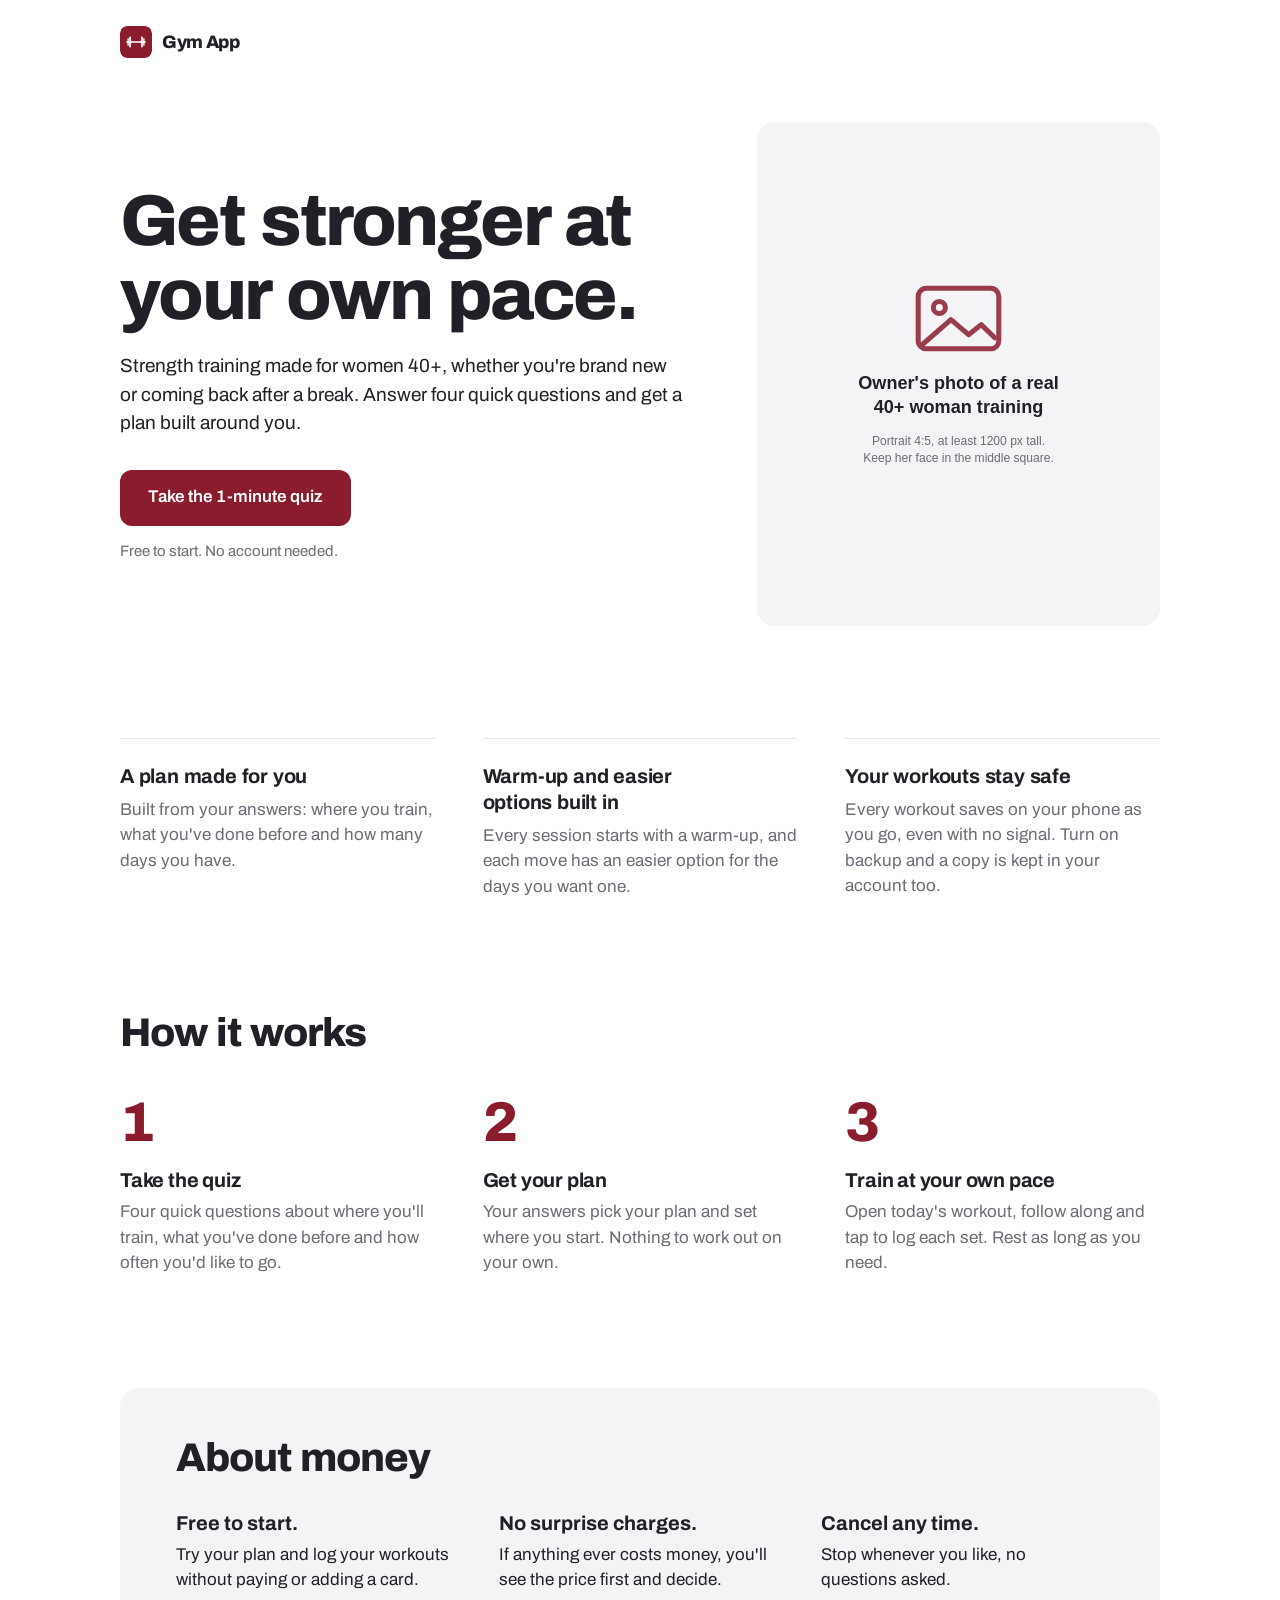
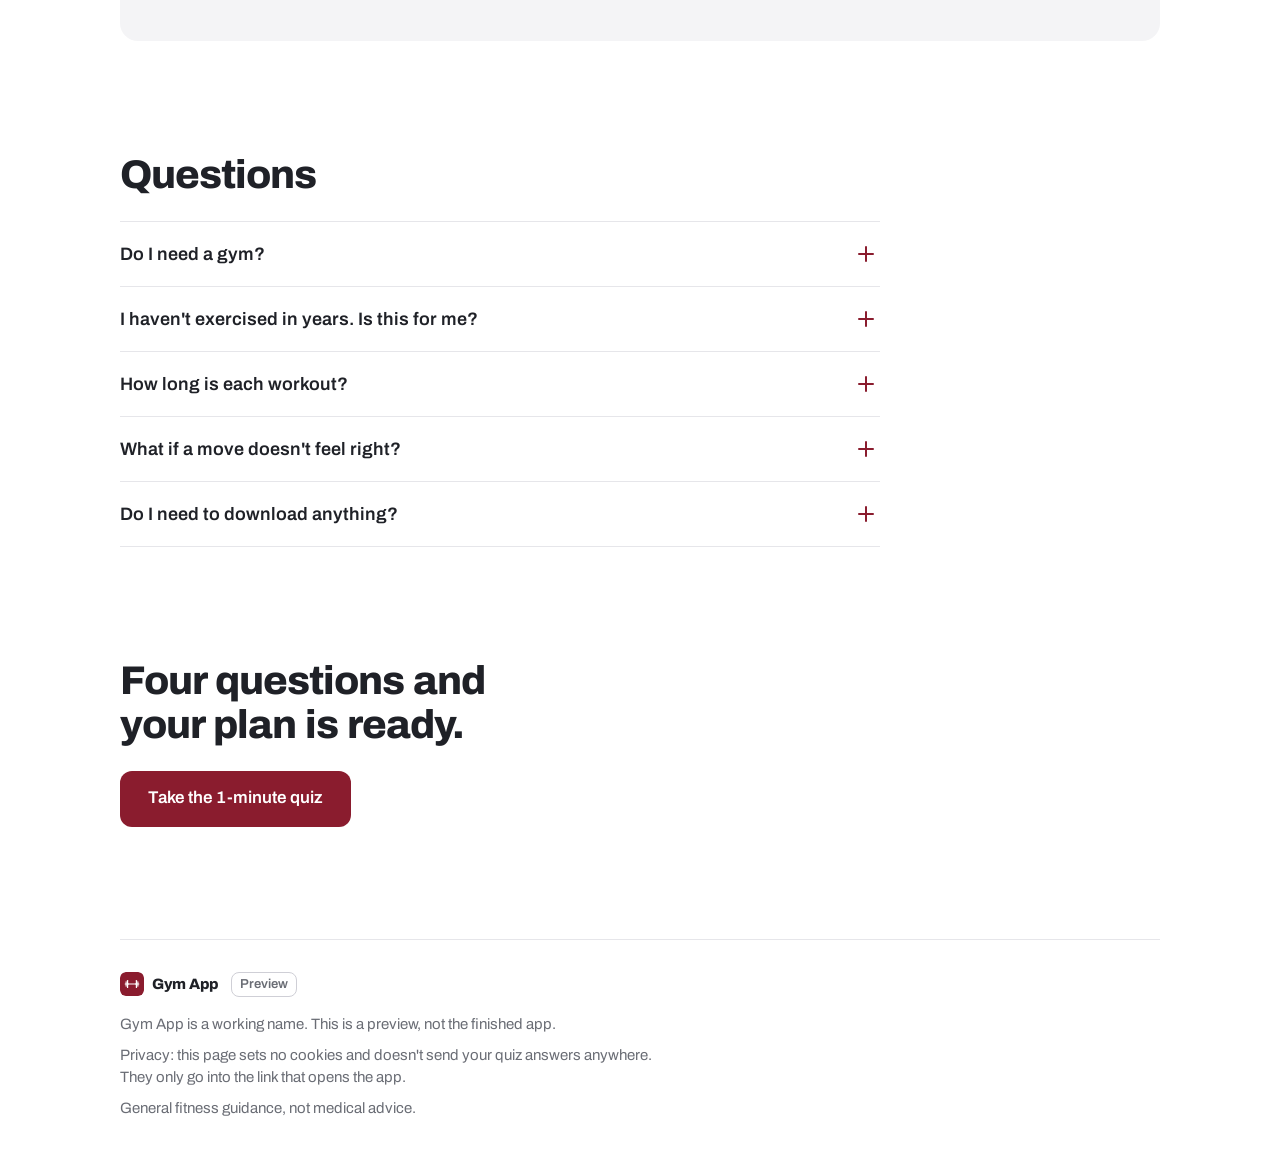
<file: start/index.html>
<!doctype html>
<html lang="en">
<head>
  <meta charset="utf-8">
  <meta name="viewport" content="width=device-width, initial-scale=1, viewport-fit=cover">
  <title>Gym App: get stronger at your own pace</title>
  <meta name="description" content="Strength training made for women 40+, new or coming back after a break. Take a 1-minute quiz and get a plan built around you.">
  <!-- Preview: kept out of search results. Remove this line at launch if the page should be indexed. -->
  <meta name="robots" content="noindex">
  <meta name="theme-color" content="#FFFFFF">
  <link rel="icon" href="assets/icon.svg" type="image/svg+xml">
  <link rel="apple-touch-icon" href="assets/icon.svg">

  <link rel="preconnect" href="https://fonts.googleapis.com">
  <link rel="preconnect" href="https://fonts.gstatic.com" crossorigin>
  <link rel="stylesheet" href="https://fonts.googleapis.com/css2?family=Archivo:wght@400;600;700;800&display=swap">
  <link rel="stylesheet" href="styles.css">

  <!-- META PIXEL: owner pastes here -->
  <!--
    Paste the Meta pixel base code from Events Manager (the whole <script> and <noscript> block)
    on the line above. Then:
      1. In quiz.js, call fbq(...) inside quizStarted() and quizCompleted(); both are marked.
      2. Update the privacy line in the footer: once the pixel is in, "sets no cookies" is no longer true.
  -->

  <script src="quiz.js" defer></script>
</head>
<body>
  <header class="site-header wrap">
    <a class="brand" href="./" aria-label="Gym App home">
      <img src="assets/icon.svg" alt="" width="32" height="32">
      <span>Gym App</span>
    </a>
  </header>

  <main id="main">
    <section class="hero wrap" aria-labelledby="hero-title">
      <div class="hero-text">
        <h1 id="hero-title">Get stronger at your own pace.</h1>
        <p class="lede">Strength training made for women 40+, whether you're brand new or coming back after a break. Answer four quick questions and get a plan built around you.</p>
        <!-- Without JavaScript the button simply opens the app. -->
        <a class="btn btn-primary" href="../" data-quiz-open>Take the 1-minute quiz</a>
        <p class="hero-note">Free to start. No account needed.</p>
      </div>
      <figure class="hero-photo">
        <!--
          PHOTO: replace the src with the owner's photo of a real 40+ woman training
          (a real customer or coach, never stock or AI). Save it as assets/hero.jpg,
          about 1200 x 1500 px, under 120 KB, and write a plain alt text describing her.
        -->
        <img src="assets/photo-placeholder.svg" width="800" height="1000"
             alt="Placeholder for the owner's photo of a real 40+ woman training">
      </figure>
    </section>

    <section class="proof wrap" aria-label="What you get">
      <ul class="proof-list">
        <li>
          <h2 class="h3">A plan made for you</h2>
          <p>Built from your answers: where you train, what you've done before and how many days you have.</p>
        </li>
        <li>
          <h2 class="h3">Warm-up and easier options built in</h2>
          <p>Every session starts with a warm-up, and each move has an easier option for the days you want one.</p>
        </li>
        <li>
          <h2 class="h3">Your workouts stay safe</h2>
          <p>Every workout saves on your phone as you go, even with no signal. Turn on backup and a copy is kept in your account too.</p>
        </li>
      </ul>
    </section>

    <section class="steps wrap" aria-labelledby="steps-title">
      <h2 id="steps-title">How it works</h2>
      <ol class="step-list">
        <li>
          <span class="step-num" aria-hidden="true">1</span>
          <div>
            <h3>Take the quiz</h3>
            <p>Four quick questions about where you'll train, what you've done before and how often you'd like to go.</p>
          </div>
        </li>
        <li>
          <span class="step-num" aria-hidden="true">2</span>
          <div>
            <h3>Get your plan</h3>
            <p>Your answers pick your plan and set where you start. Nothing to work out on your own.</p>
          </div>
        </li>
        <li>
          <span class="step-num" aria-hidden="true">3</span>
          <div>
            <h3>Train at your own pace</h3>
            <p>Open today's workout, follow along and tap to log each set. Rest as long as you need.</p>
          </div>
        </li>
      </ol>
    </section>

    <section class="money wrap" aria-labelledby="money-title">
      <div class="money-panel">
        <h2 id="money-title">About money</h2>
        <!-- No prices yet. Keep every line here true when pricing is added. -->
        <ul class="money-list">
          <li><strong>Free to start.</strong> Try your plan and log your workouts without paying or adding a card.</li>
          <li><strong>No surprise charges.</strong> If anything ever costs money, you'll see the price first and decide.</li>
          <li><strong>Cancel any time.</strong> Stop whenever you like, no questions asked.</li>
        </ul>
      </div>
    </section>

    <section class="faq wrap" aria-labelledby="faq-title">
      <h2 id="faq-title">Questions</h2>
      <div class="faq-list">
        <details>
          <summary>Do I need a gym?</summary>
          <p>No. Pick gym, dumbbells at home or no equipment at all, and your plan is built around what you have.</p>
        </details>
        <details>
          <summary>I haven't exercised in years. Is this for me?</summary>
          <p>Yes. If you're new or coming back after a break, your plan starts gently: a warm-up every session, a few simple moves to learn first, and an easier option whenever you want one.</p>
        </details>
        <details>
          <summary>How long is each workout?</summary>
          <p>You choose 30, 45 or 60 minutes when you set up the app. That time includes your warm-up.</p>
        </details>
        <details>
          <summary>What if a move doesn't feel right?</summary>
          <p>Each exercise lists easier options. Move within a range that feels comfortable and pick an easier one whenever you like. This is general fitness guidance, not medical advice. If you're unsure whether exercise is right for you, check with a doctor or physiotherapist first.</p>
        </details>
        <details>
          <summary>Do I need to download anything?</summary>
          <p>No. It opens in your phone's web browser. If you like, you can add it to your home screen and open it like any other app.</p>
        </details>
      </div>
    </section>

    <section class="closing wrap" aria-labelledby="closing-title">
      <h2 id="closing-title">Four questions and your plan is ready.</h2>
      <a class="btn btn-primary" href="../" data-quiz-open>Take the 1-minute quiz</a>
    </section>
  </main>

  <footer class="site-footer wrap">
    <p class="footer-brand">
      <img src="assets/icon.svg" alt="" width="24" height="24">
      <span>Gym App</span>
      <span class="tag">Preview</span>
    </p>
    <p>Gym App is a working name. This is a preview, not the finished app.</p>
    <!--
      PRIVACY: owner replaces this line with a link to the privacy policy before ads run.
      It stops being true as soon as the Meta pixel (or any other tracking) is added.
    -->
    <p>Privacy: this page sets no cookies and doesn't send your quiz answers anywhere. They only go into the link that opens the app.</p>
    <p>General fitness guidance, not medical advice.</p>
  </footer>

  <dialog class="quiz" id="quiz" aria-labelledby="quiz-heading">
    <div class="quiz-inner">
      <div class="quiz-bar">
        <button type="button" class="quiz-nav" data-quiz-back>Back</button>
        <div class="quiz-progress">
          <div class="progress-track" role="progressbar" aria-label="Quiz progress" aria-valuemin="0" aria-valuemax="4" aria-valuenow="1">
            <div class="progress-fill"></div>
          </div>
          <p class="progress-text" aria-hidden="true"></p>
        </div>
        <button type="button" class="quiz-nav quiz-close" data-quiz-close aria-label="Close the quiz">
          <svg viewBox="0 0 24 24" width="22" height="22" aria-hidden="true"><path d="M6 6l12 12M18 6L6 18" fill="none" stroke="currentColor" stroke-width="2" stroke-linecap="round"/></svg>
        </button>
      </div>
      <div class="quiz-stage"></div>
    </div>
  </dialog>
</body>
</html>
</file>
<file: start/styles.css>
/*
  Landing page for the Gym App preview. Same "calm strength" system as the app:
  white paper, one brand colour (oxblood) for primary actions and selected states,
  one typeface (Archivo), structure from type, spacing and hairline rules.
*/

:root {
  --bg: #FFFFFF;
  --ink: #1F2127;
  --muted: #6A6D75;
  --primary: #8A1C2E;
  --primary-pressed: #6F1524;
  --primary-soft: #F6E9EB;
  --well: #F4F4F6;
  --rule: #E6E6EA;
  --rule-strong: #CFCFD6;

  /* Radius follows hierarchy: small controls < buttons < panels. */
  --r-sm: 8px;
  --r-md: 12px;
  --r-lg: 18px;

  --font: "Archivo", system-ui, -apple-system, "Segoe UI", Roboto, Arial, sans-serif;
  --gutter: 20px;
  --section: 72px;
  --touch: 52px;

  color-scheme: light;
}

@media (min-width: 900px) {
  :root { --gutter: 40px; --section: 112px; }
}

*, *::before, *::after { box-sizing: border-box; }

html {
  -webkit-text-size-adjust: 100%;
  text-size-adjust: 100%;
}

html.quiz-open { overflow: hidden; }

body {
  margin: 0;
  background: var(--bg);
  color: var(--ink);
  font-family: var(--font);
  font-size: 1.0625rem; /* 17px, the app's body size */
  line-height: 1.5;
  -webkit-font-smoothing: antialiased;
}

img { display: block; max-width: 100%; height: auto; }

h1, h2, h3, p, ul, ol, figure { margin: 0; }
h1, h2, h3, .q-title { text-wrap: balance; }
ul, ol { padding: 0; list-style: none; }

h1 {
  font-size: clamp(2.6rem, 10.5vw, 4.5rem);
  line-height: 1.02;
  font-weight: 800;
  letter-spacing: -0.035em;
  word-spacing: 0.06em;
}

h2 {
  font-size: clamp(1.75rem, 5.6vw, 2.5rem);
  line-height: 1.1;
  font-weight: 800;
  letter-spacing: -0.025em;
  word-spacing: 0.05em;
}

h3, .h3 {
  font-size: 1.25rem;
  line-height: 1.3;
  font-weight: 700;
  letter-spacing: -0.01em;
}

p { max-width: 62ch; }

a { color: var(--primary); }

:focus-visible {
  outline: 3px solid var(--primary);
  outline-offset: 3px;
  border-radius: var(--r-sm);
}
[tabindex="-1"]:focus { outline: none; }

.wrap {
  width: 100%;
  max-width: 1120px;
  margin: 0 auto;
  padding-left: max(var(--gutter), env(safe-area-inset-left));
  padding-right: max(var(--gutter), env(safe-area-inset-right));
}

/* Buttons ------------------------------------------------------------- */

.btn {
  display: inline-flex;
  align-items: center;
  justify-content: center;
  min-height: 56px;
  padding: 0 28px;
  border: 0;
  border-radius: var(--r-md);
  font: inherit;
  font-weight: 600;
  font-size: 1.0625rem;
  line-height: 1.2;
  text-align: center;
  text-decoration: none;
  cursor: pointer;
  -webkit-tap-highlight-color: transparent;
  transition: background-color 120ms ease, transform 120ms ease;
}

.btn-primary { background: var(--primary); color: #FFFFFF; }
.btn-primary:active { background: var(--primary-pressed); transform: scale(0.985); }
.btn-primary[aria-disabled="true"] { opacity: 0.5; pointer-events: none; }

@media (max-width: 599px) {
  .btn-primary { width: 100%; }
}

/* Header -------------------------------------------------------------- */

.site-header {
  padding-top: max(20px, env(safe-area-inset-top));
  padding-bottom: 8px;
}

.brand {
  display: inline-flex;
  align-items: center;
  gap: 10px;
  color: var(--ink);
  text-decoration: none;
  font-weight: 800;
  font-size: 1.125rem;
  letter-spacing: -0.02em;
  min-height: 44px;
}
.brand img { border-radius: 7px; }

/* Hero ---------------------------------------------------------------- */

.hero {
  display: grid;
  gap: 40px;
  padding-top: 28px;
}

.hero-text { display: flex; flex-direction: column; align-items: flex-start; }
.hero .lede {
  margin-top: 20px;
  font-size: 1.1875rem;
  line-height: 1.5;
  color: var(--ink);
  max-width: 34em;
}
.hero .btn { margin-top: 32px; }
.hero-note {
  margin-top: 14px;
  font-size: 0.9375rem;
  color: var(--muted);
}

.hero-photo {
  border-radius: var(--r-lg);
  overflow: hidden;
  background: var(--well);
  aspect-ratio: 1 / 1;
}
.hero-photo img { width: 100%; height: 100%; object-fit: cover; }

@media (min-width: 900px) {
  .hero {
    grid-template-columns: minmax(0, 7fr) minmax(0, 5fr);
    gap: 72px;
    align-items: center;
    padding-top: 48px;
  }
  .hero-photo { aspect-ratio: 4 / 5; }
}

/* Proof points -------------------------------------------------------- */

.proof { margin-top: var(--section); }

.proof-list { display: grid; }
.proof-list li { border-top: 1px solid var(--rule); padding: 22px 0 26px; }
.proof-list li:last-child { border-bottom: 1px solid var(--rule); }
.proof-list p { margin-top: 8px; color: var(--muted); }

@media (min-width: 900px) {
  .proof-list { grid-template-columns: repeat(3, minmax(0, 1fr)); gap: 48px; }
  .proof-list li { padding: 24px 0 0; }
  .proof-list li:last-child { border-bottom: 0; }
}

/* How it works -------------------------------------------------------- */

.steps { margin-top: var(--section); }
.step-list { display: grid; gap: 28px; margin-top: 32px; }
.step-list li { display: grid; grid-template-columns: 56px minmax(0, 1fr); gap: 4px; align-items: start; }
.step-num {
  font-size: 2.5rem;
  line-height: 1;
  font-weight: 800;
  letter-spacing: -0.04em;
  color: var(--primary);
  font-variant-numeric: tabular-nums;
}
.step-list h3 { padding-top: 4px; }
.step-list p { margin-top: 6px; color: var(--muted); }

@media (min-width: 900px) {
  .step-list { grid-template-columns: repeat(3, minmax(0, 1fr)); gap: 48px; margin-top: 40px; }
  .step-list li { grid-template-columns: minmax(0, 1fr); gap: 16px; }
  .step-num { font-size: 3.5rem; }
  .step-list h3 { padding-top: 0; }
}

/* Money --------------------------------------------------------------- */

.money { margin-top: var(--section); }
.money-panel {
  background: var(--well);
  border-radius: var(--r-lg);
  padding: 32px 24px;
}
.money-list { display: grid; gap: 16px; margin-top: 20px; }
.money-list li { max-width: 62ch; }
.money-list strong { font-weight: 700; }

@media (min-width: 900px) {
  .money-panel { padding: 48px 56px; }
  .money-list { grid-template-columns: repeat(3, minmax(0, 1fr)); gap: 40px; margin-top: 28px; }
  .money-list strong { display: block; margin-bottom: 4px; font-size: 1.25rem; }
}

/* FAQ ----------------------------------------------------------------- */

.faq { margin-top: var(--section); }
.faq-list { margin-top: 24px; border-top: 1px solid var(--rule); max-width: 760px; }
.faq details { border-bottom: 1px solid var(--rule); }
.faq summary {
  position: relative;
  display: flex;
  align-items: center;
  min-height: 64px;
  padding: 16px 44px 16px 0;
  font-weight: 600;
  font-size: 1.125rem;
  line-height: 1.35;
  cursor: pointer;
  list-style: none;
  -webkit-tap-highlight-color: transparent;
}
.faq summary::-webkit-details-marker { display: none; }
/* Plus sign that turns into a minus when open. */
.faq summary::before,
.faq summary::after {
  content: "";
  position: absolute;
  right: 6px;
  top: 50%;
  width: 16px;
  height: 2px;
  margin-top: -1px;
  background: var(--primary);
  border-radius: 1px;
  transition: transform 160ms ease;
}
.faq summary::after { transform: rotate(90deg); }
.faq details[open] summary::after { transform: rotate(0deg); }
.faq details p { padding: 0 0 22px; color: var(--muted); }

/* Closing ------------------------------------------------------------- */

.closing {
  margin-top: var(--section);
  display: flex;
  flex-direction: column;
  align-items: flex-start;
  gap: 24px;
}
.closing h2 { max-width: 16em; }

/* Footer -------------------------------------------------------------- */

.site-footer {
  margin-top: var(--section);
  padding-bottom: max(40px, env(safe-area-inset-bottom));
  display: grid;
  gap: 8px;
  font-size: 0.9375rem;
  color: var(--muted);
}
.footer-brand {
  display: flex;
  align-items: center;
  gap: 8px;
  margin-bottom: 8px;
  padding-top: 32px;
  border-top: 1px solid var(--rule);
  max-width: none;
  color: var(--ink);
  font-weight: 800;
  letter-spacing: -0.02em;
}
.footer-brand img { border-radius: 6px; }
.tag {
  margin-left: 4px;
  padding: 2px 8px;
  border: 1px solid var(--rule-strong);
  border-radius: var(--r-sm);
  font-size: 0.8125rem;
  font-weight: 600;
  letter-spacing: 0;
  color: var(--muted);
}

/* Quiz ---------------------------------------------------------------- */

dialog.quiz {
  position: fixed;
  inset: 0;
  width: 100%;
  height: 100%;
  max-width: none;
  max-height: none;
  margin: 0;
  padding: 0;
  border: 0;
  background: var(--bg);
  color: var(--ink);
  overflow-x: hidden; /* screens slide sideways */
  overflow-y: auto;
  overscroll-behavior: contain;
}
dialog.quiz::backdrop { background: var(--bg); }

.quiz-inner {
  max-width: 560px;
  min-height: 100%;
  margin: 0 auto;
  display: flex;
  flex-direction: column;
  padding: max(12px, env(safe-area-inset-top)) max(var(--gutter), env(safe-area-inset-right)) max(24px, env(safe-area-inset-bottom)) max(var(--gutter), env(safe-area-inset-left));
}
@media (min-width: 900px) {
  .quiz-inner { padding-top: 40px; }
}

.quiz-bar {
  display: grid;
  grid-template-columns: 64px minmax(0, 1fr) 64px;
  align-items: center;
  gap: 8px;
}

.quiz-nav {
  min-height: 44px;
  min-width: 44px;
  padding: 0;
  border: 0;
  background: none;
  color: var(--ink);
  font: inherit;
  font-weight: 600;
  font-size: 1rem;
  text-align: left;
  cursor: pointer;
  border-radius: var(--r-sm);
  -webkit-tap-highlight-color: transparent;
}
.quiz-nav[hidden] { display: block; visibility: hidden; }
.quiz-close { justify-self: end; display: inline-flex; align-items: center; justify-content: center; color: var(--muted); }

.quiz-progress { display: grid; gap: 6px; justify-items: center; }
.progress-track {
  width: 100%;
  height: 6px;
  border-radius: 3px;
  background: var(--rule);
  overflow: hidden;
}
.progress-fill {
  height: 100%;
  width: 20%;
  background: var(--primary);
  border-radius: 3px;
  transition: width 320ms cubic-bezier(0.2, 0.7, 0.2, 1);
}
.progress-text { font-size: 0.875rem; color: var(--muted); font-variant-numeric: tabular-nums; }

.quiz-stage {
  position: relative;
  flex: 1;
  display: flex;
  flex-direction: column;
  margin-top: 28px;
}

.q-screen { display: flex; flex-direction: column; flex: 1; }
.q-screen.leaving { position: absolute; inset: 0 0 auto 0; pointer-events: none; }

.q-title {
  font-size: clamp(1.75rem, 7.4vw, 2.25rem);
  line-height: 1.12;
  font-weight: 800;
  letter-spacing: -0.025em;
  word-spacing: 0.05em;
}
.q-sub { margin-top: 10px; color: var(--muted); }

.answers { display: grid; gap: 12px; margin-top: 28px; }
.answers.tiles { grid-template-columns: repeat(2, minmax(0, 1fr)); }
.answers.tiles .answer:last-child { grid-column: 1 / -1; }

.answer {
  position: relative;
  display: flex;
  align-items: center;
  gap: 14px;
  width: 100%;
  min-height: 72px;
  padding: 14px 18px;
  border: 1.5px solid var(--rule-strong);
  border-radius: var(--r-md);
  background: var(--bg);
  color: var(--ink);
  font: inherit;
  text-align: left;
  cursor: pointer;
  -webkit-tap-highlight-color: transparent;
  transition: border-color 120ms ease, background-color 120ms ease;
}
.answer[aria-pressed="true"] { border-color: var(--primary); background: var(--primary-soft); }
.tiles .answer { min-height: 60px; padding: 14px 16px; gap: 10px; }
/* Very narrow phones: one tile per row so "Shoulders" never squeezes its tick box. */
@media (max-width: 359px) {
  .answers.tiles { grid-template-columns: minmax(0, 1fr); }
}

.answer-text { flex: 1; display: grid; gap: 2px; }
.answer-label { font-weight: 600; font-size: 1.125rem; line-height: 1.3; }
.answer-desc { color: var(--muted); font-size: 0.9375rem; line-height: 1.35; }

/* Selection mark: a ring for one-answer questions, a square for pick-many. */
.mark {
  flex: none;
  display: inline-flex;
  align-items: center;
  justify-content: center;
  width: 24px;
  height: 24px;
  border: 1.5px solid var(--rule-strong);
  border-radius: 50%;
  color: transparent;
  background: var(--bg);
}
.tiles .mark { border-radius: 6px; }
.answer[aria-pressed="true"] .mark { border-color: var(--primary); background: var(--primary); color: #FFFFFF; }
.mark svg { width: 14px; height: 14px; }

/* On phones the button sits at the bottom, under the thumb; on desktop it follows the content. */
.q-actions { margin-top: auto; padding-top: 28px; }
.q-actions .btn { width: 100%; }
@media (min-width: 900px) {
  .q-actions { margin-top: 0; padding-top: 32px; }
}

/* Result */
.result-plan {
  margin-top: 24px;
  padding: 24px;
  border-radius: var(--r-lg);
  background: var(--primary-soft);
}
.result-name {
  font-size: clamp(2rem, 9vw, 2.75rem);
  line-height: 1.05;
  font-weight: 800;
  letter-spacing: -0.03em;
  word-spacing: 0.05em;
  color: var(--primary);
}
.result-blurb { margin-top: 10px; }

.result-summary { margin: 24px 0 0; border-top: 1px solid var(--rule); }
.result-summary div {
  display: flex;
  justify-content: space-between;
  gap: 16px;
  padding: 14px 0;
  border-bottom: 1px solid var(--rule);
}
.result-summary dt { color: var(--muted); }
.result-summary dd { margin: 0; font-weight: 600; text-align: right; }
.result-next { margin-top: 14px; font-size: 0.9375rem; color: var(--muted); text-align: center; max-width: none; }

/* Hover only where there is a real pointer, so a tapped answer doesn't stay outlined. */
@media (hover: hover) {
  .btn-primary:hover { background: var(--primary-pressed); }
  .quiz-close:hover { color: var(--ink); }
  .answer:hover { border-color: var(--ink); }
  .answer[aria-pressed="true"]:hover { border-color: var(--primary); }
}

/* Motion -------------------------------------------------------------- */

@media (prefers-reduced-motion: reduce) {
  *, *::before, *::after {
    transition-duration: 0.01ms !important;
    animation-duration: 0.01ms !important;
    scroll-behavior: auto !important;
  }
}
</file>
